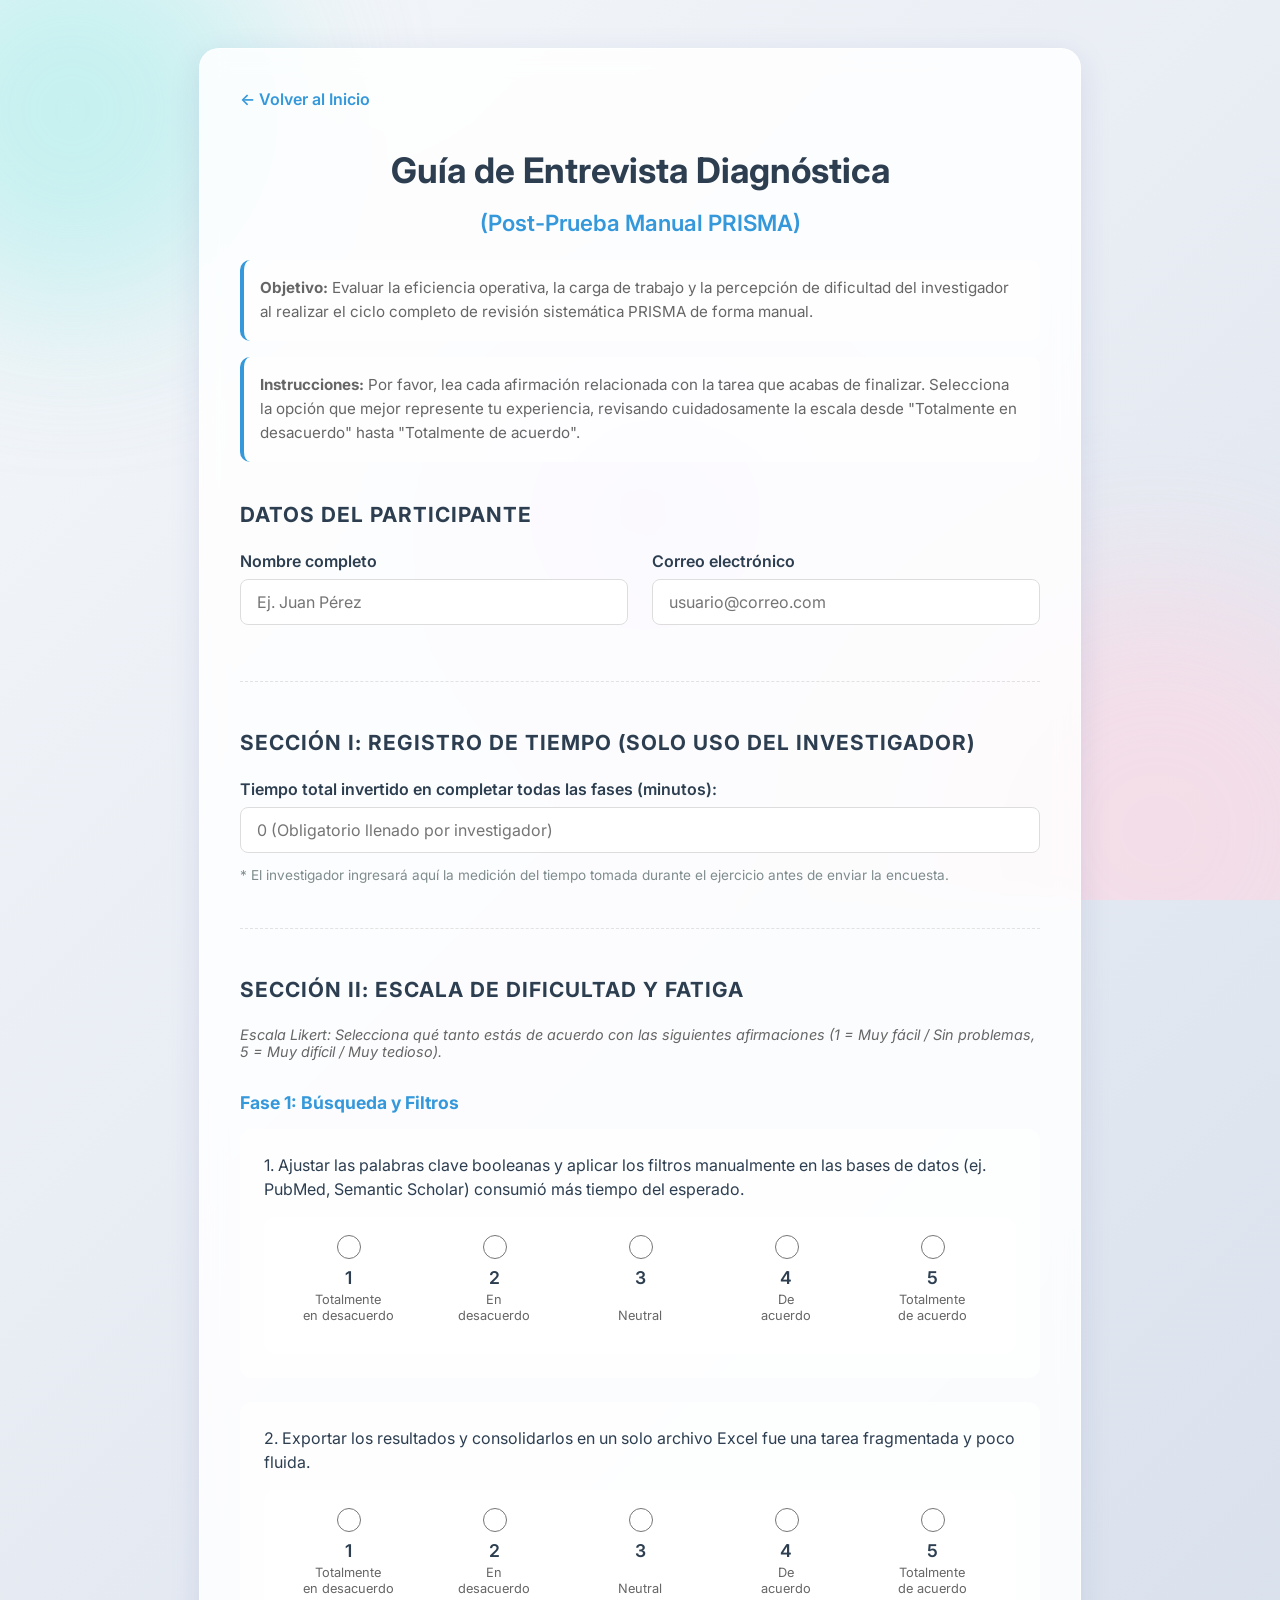
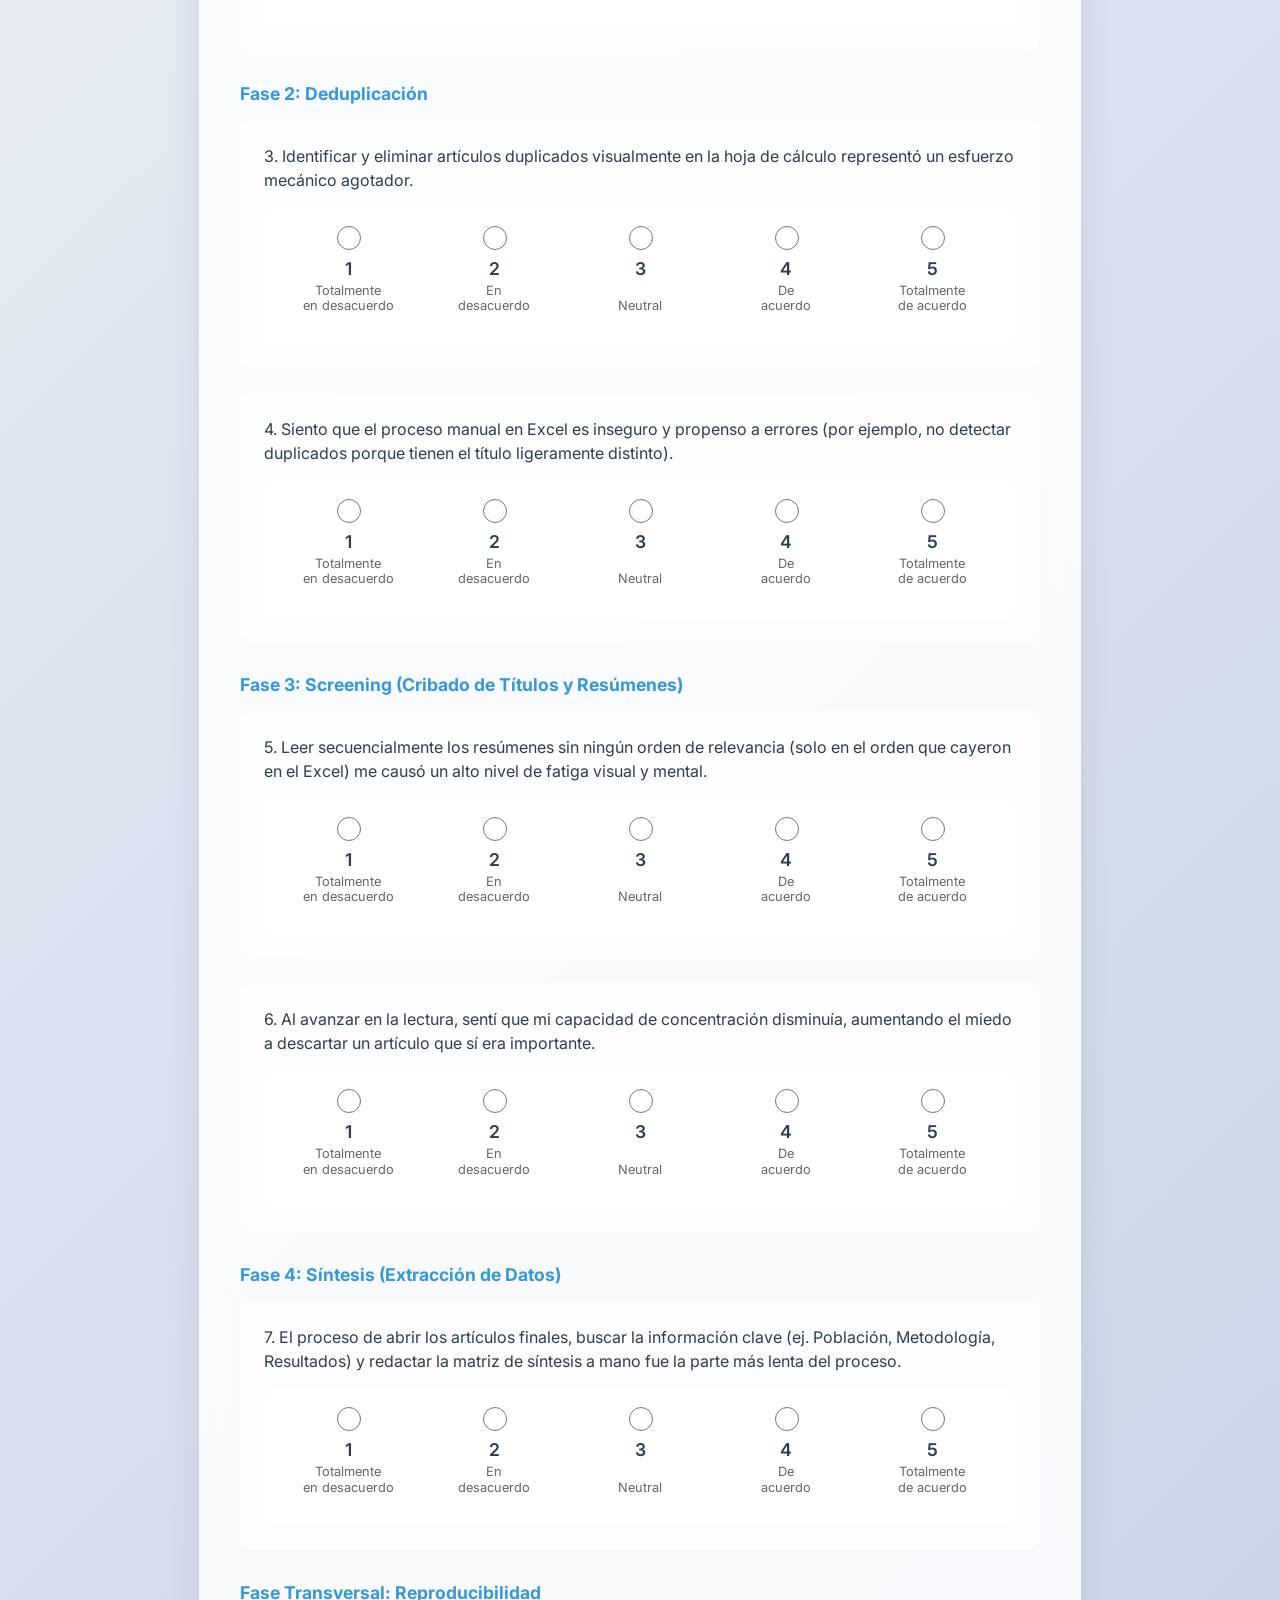
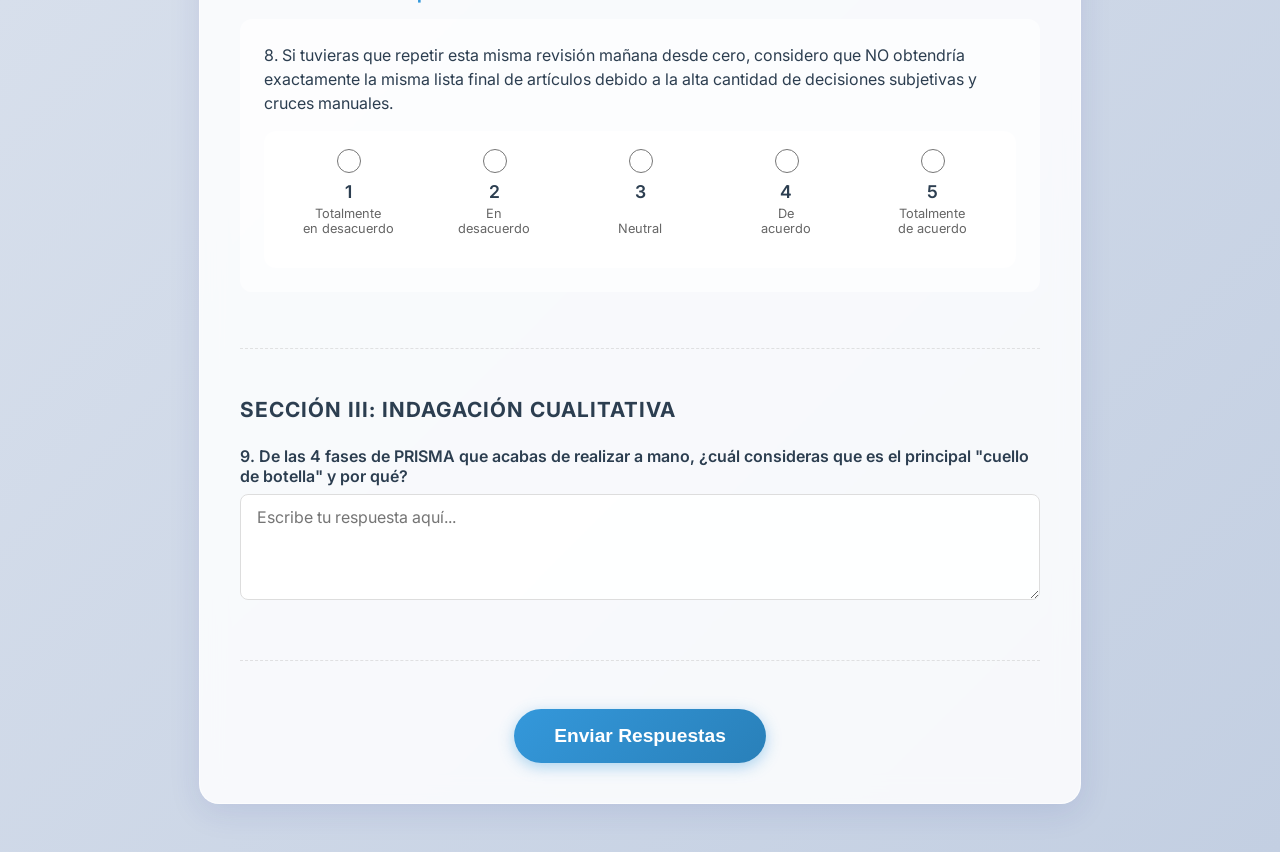
<file: templates/index.html>
<!DOCTYPE html>
<html lang="es">
<head>
    <meta charset="UTF-8">
    <meta name="viewport" content="width=device-width, initial-scale=1.0">
    <title>Evaluación PRISMA Post-Prueba Manual</title>
    <link rel="stylesheet" href="/static/css/style.css">
    <link href="https://fonts.googleapis.com/css2?family=Inter:wght@300;400;600;700&display=swap" rel="stylesheet">
</head>
<body>
    <div class="background-shapes">
        <div class="shape shape-1"></div>
        <div class="shape shape-2"></div>
        <div class="shape shape-3"></div>
    </div>

    <main class="container">
        <a href="/" style="display: inline-block; margin-bottom: 1rem; color: var(--primary-color); text-decoration: none; font-weight: 600;">← Volver al Inicio</a>
        
        <header class="form-header">
            <h1>Guía de Entrevista Diagnóstica</h1>
            <h2>(Post-Prueba Manual PRISMA)</h2>
            <p class="description">
                <strong>Objetivo:</strong> Evaluar la eficiencia operativa, la carga de trabajo y la percepción de dificultad del investigador al realizar el ciclo completo de revisión sistemática PRISMA de forma manual.
            </p>
            <p class="instructions">
                <strong>Instrucciones:</strong> Por favor, lea cada afirmación relacionada con la tarea que acabas de finalizar. Selecciona la opción que mejor represente tu experiencia, revisando cuidadosamente la escala desde "Totalmente en desacuerdo" hasta "Totalmente de acuerdo".
            </p>
        </header>

        <form action="/submit/manual" method="POST" class="prisma-form">
            
            <section class="form-section">
                <h3>Datos del Participante</h3>
                <div class="form-group row">
                    <div class="input-field">
                        <label for="name">Nombre completo</label>
                        <input type="text" id="name" name="name" required placeholder="Ej. Juan Pérez">
                    </div>
                    <div class="input-field">
                        <label for="email">Correo electrónico</label>
                        <input type="email" id="email" name="email" required placeholder="usuario@correo.com">
                    </div>
                </div>
            </section>

            <section class="form-section">
                <h3>SECCIÓN I: REGISTRO DE TIEMPO (Solo uso del investigador)</h3>
                <div class="form-group">
                    <label for="time_minutes">Tiempo total invertido en completar todas las fases (minutos):</label>
                    <input type="number" id="time_minutes" name="time_minutes" min="0" step="0.01" placeholder="0 (Obligatorio llenado por investigador)">
                </div>
                <p style="font-size: 0.85rem; color: #7f8c8d; margin-top: -10px;">* El investigador ingresará aquí la medición del tiempo tomada durante el ejercicio antes de enviar la encuesta.</p>
            </section>

            <section class="form-section">
                <h3>SECCIÓN II: ESCALA DE DIFICULTAD Y FATIGA</h3>
                <p class="scale-info">Escala Likert: Selecciona qué tanto estás de acuerdo con las siguientes afirmaciones (1 = Muy fácil / Sin problemas, 5 = Muy difícil / Muy tedioso).</p>
                
                <h4>Fase 1: Búsqueda y Filtros</h4>
                <div class="likert-group">
                    <label>1. Ajustar las palabras clave booleanas y aplicar los filtros manualmente en las bases de datos (ej. PubMed, Semantic Scholar) consumió más tiempo del esperado.</label>
                    <div class="likert-options">
                        <label class="likert-item"><input type="radio" name="q1_filters" value="1" required><span class="likert-text">1<br><small>Totalmente<br>en desacuerdo</small></span></label>
                        <label class="likert-item"><input type="radio" name="q1_filters" value="2"><span class="likert-text">2<br><small>En<br>desacuerdo</small></span></label>
                        <label class="likert-item"><input type="radio" name="q1_filters" value="3"><span class="likert-text">3<br><small><br>Neutral</small></span></label>
                        <label class="likert-item"><input type="radio" name="q1_filters" value="4"><span class="likert-text">4<br><small>De<br>acuerdo</small></span></label>
                        <label class="likert-item"><input type="radio" name="q1_filters" value="5"><span class="likert-text">5<br><small>Totalmente<br>de acuerdo</small></span></label>
                    </div>
                </div>

                <div class="likert-group">
                    <label>2. Exportar los resultados y consolidarlos en un solo archivo Excel fue una tarea fragmentada y poco fluida.</label>
                    <div class="likert-options">
                        <label class="likert-item"><input type="radio" name="q2_export" value="1" required><span class="likert-text">1<br><small>Totalmente<br>en desacuerdo</small></span></label>
                        <label class="likert-item"><input type="radio" name="q2_export" value="2"><span class="likert-text">2<br><small>En<br>desacuerdo</small></span></label>
                        <label class="likert-item"><input type="radio" name="q2_export" value="3"><span class="likert-text">3<br><small><br>Neutral</small></span></label>
                        <label class="likert-item"><input type="radio" name="q2_export" value="4"><span class="likert-text">4<br><small>De<br>acuerdo</small></span></label>
                        <label class="likert-item"><input type="radio" name="q2_export" value="5"><span class="likert-text">5<br><small>Totalmente<br>de acuerdo</small></span></label>
                    </div>
                </div>

                <h4>Fase 2: Deduplicación</h4>
                <div class="likert-group">
                    <label>3. Identificar y eliminar artículos duplicados visualmente en la hoja de cálculo representó un esfuerzo mecánico agotador.</label>
                    <div class="likert-options">
                        <label class="likert-item"><input type="radio" name="q3_dedup_visual" value="1" required><span class="likert-text">1<br><small>Totalmente<br>en desacuerdo</small></span></label>
                        <label class="likert-item"><input type="radio" name="q3_dedup_visual" value="2"><span class="likert-text">2<br><small>En<br>desacuerdo</small></span></label>
                        <label class="likert-item"><input type="radio" name="q3_dedup_visual" value="3"><span class="likert-text">3<br><small><br>Neutral</small></span></label>
                        <label class="likert-item"><input type="radio" name="q3_dedup_visual" value="4"><span class="likert-text">4<br><small>De<br>acuerdo</small></span></label>
                        <label class="likert-item"><input type="radio" name="q3_dedup_visual" value="5"><span class="likert-text">5<br><small>Totalmente<br>de acuerdo</small></span></label>
                    </div>
                </div>

                <div class="likert-group">
                    <label>4. Siento que el proceso manual en Excel es inseguro y propenso a errores (por ejemplo, no detectar duplicados porque tienen el título ligeramente distinto).</label>
                    <div class="likert-options">
                        <label class="likert-item"><input type="radio" name="q4_dedup_error" value="1" required><span class="likert-text">1<br><small>Totalmente<br>en desacuerdo</small></span></label>
                        <label class="likert-item"><input type="radio" name="q4_dedup_error" value="2"><span class="likert-text">2<br><small>En<br>desacuerdo</small></span></label>
                        <label class="likert-item"><input type="radio" name="q4_dedup_error" value="3"><span class="likert-text">3<br><small><br>Neutral</small></span></label>
                        <label class="likert-item"><input type="radio" name="q4_dedup_error" value="4"><span class="likert-text">4<br><small>De<br>acuerdo</small></span></label>
                        <label class="likert-item"><input type="radio" name="q4_dedup_error" value="5"><span class="likert-text">5<br><small>Totalmente<br>de acuerdo</small></span></label>
                    </div>
                </div>

                <h4>Fase 3: Screening (Cribado de Títulos y Resúmenes)</h4>
                <div class="likert-group">
                    <label>5. Leer secuencialmente los resúmenes sin ningún orden de relevancia (solo en el orden que cayeron en el Excel) me causó un alto nivel de fatiga visual y mental.</label>
                    <div class="likert-options">
                        <label class="likert-item"><input type="radio" name="q5_screen_fatigue" value="1" required><span class="likert-text">1<br><small>Totalmente<br>en desacuerdo</small></span></label>
                        <label class="likert-item"><input type="radio" name="q5_screen_fatigue" value="2"><span class="likert-text">2<br><small>En<br>desacuerdo</small></span></label>
                        <label class="likert-item"><input type="radio" name="q5_screen_fatigue" value="3"><span class="likert-text">3<br><small><br>Neutral</small></span></label>
                        <label class="likert-item"><input type="radio" name="q5_screen_fatigue" value="4"><span class="likert-text">4<br><small>De<br>acuerdo</small></span></label>
                        <label class="likert-item"><input type="radio" name="q5_screen_fatigue" value="5"><span class="likert-text">5<br><small>Totalmente<br>de acuerdo</small></span></label>
                    </div>
                </div>

                <div class="likert-group">
                    <label>6. Al avanzar en la lectura, sentí que mi capacidad de concentración disminuía, aumentando el miedo a descartar un artículo que sí era importante.</label>
                    <div class="likert-options">
                        <label class="likert-item"><input type="radio" name="q6_screen_fear" value="1" required><span class="likert-text">1<br><small>Totalmente<br>en desacuerdo</small></span></label>
                        <label class="likert-item"><input type="radio" name="q6_screen_fear" value="2"><span class="likert-text">2<br><small>En<br>desacuerdo</small></span></label>
                        <label class="likert-item"><input type="radio" name="q6_screen_fear" value="3"><span class="likert-text">3<br><small><br>Neutral</small></span></label>
                        <label class="likert-item"><input type="radio" name="q6_screen_fear" value="4"><span class="likert-text">4<br><small>De<br>acuerdo</small></span></label>
                        <label class="likert-item"><input type="radio" name="q6_screen_fear" value="5"><span class="likert-text">5<br><small>Totalmente<br>de acuerdo</small></span></label>
                    </div>
                </div>

                <h4>Fase 4: Síntesis (Extracción de Datos)</h4>
                <div class="likert-group">
                    <label>7. El proceso de abrir los artículos finales, buscar la información clave (ej. Población, Metodología, Resultados) y redactar la matriz de síntesis a mano fue la parte más lenta del proceso.</label>
                    <div class="likert-options">
                        <label class="likert-item"><input type="radio" name="q7_synthesis_slow" value="1" required><span class="likert-text">1<br><small>Totalmente<br>en desacuerdo</small></span></label>
                        <label class="likert-item"><input type="radio" name="q7_synthesis_slow" value="2"><span class="likert-text">2<br><small>En<br>desacuerdo</small></span></label>
                        <label class="likert-item"><input type="radio" name="q7_synthesis_slow" value="3"><span class="likert-text">3<br><small><br>Neutral</small></span></label>
                        <label class="likert-item"><input type="radio" name="q7_synthesis_slow" value="4"><span class="likert-text">4<br><small>De<br>acuerdo</small></span></label>
                        <label class="likert-item"><input type="radio" name="q7_synthesis_slow" value="5"><span class="likert-text">5<br><small>Totalmente<br>de acuerdo</small></span></label>
                    </div>
                </div>

                <h4>Fase Transversal: Reproducibilidad</h4>
                <div class="likert-group">
                    <label>8. Si tuvieras que repetir esta misma revisión mañana desde cero, considero que NO obtendría exactamente la misma lista final de artículos debido a la alta cantidad de decisiones subjetivas y cruces manuales.</label>
                    <div class="likert-options">
                        <label class="likert-item"><input type="radio" name="q8_reproducibility" value="1" required><span class="likert-text">1<br><small>Totalmente<br>en desacuerdo</small></span></label>
                        <label class="likert-item"><input type="radio" name="q8_reproducibility" value="2"><span class="likert-text">2<br><small>En<br>desacuerdo</small></span></label>
                        <label class="likert-item"><input type="radio" name="q8_reproducibility" value="3"><span class="likert-text">3<br><small><br>Neutral</small></span></label>
                        <label class="likert-item"><input type="radio" name="q8_reproducibility" value="4"><span class="likert-text">4<br><small>De<br>acuerdo</small></span></label>
                        <label class="likert-item"><input type="radio" name="q8_reproducibility" value="5"><span class="likert-text">5<br><small>Totalmente<br>de acuerdo</small></span></label>
                    </div>
                </div>

            </section>

            <section class="form-section">
                <h3>SECCIÓN III: INDAGACIÓN CUALITATIVA</h3>
                <div class="form-group">
                    <label for="q9_bottleneck">9. De las 4 fases de PRISMA que acabas de realizar a mano, ¿cuál consideras que es el principal "cuello de botella" y por qué?</label>
                    <textarea id="q9_bottleneck" name="q9_bottleneck" rows="4" required placeholder="Escribe tu respuesta aquí..."></textarea>
                </div>
            </section>

            <div class="submit-container">
                <button type="submit" class="btn-submit">Enviar Respuestas</button>
            </div>
        </form>
    </main>
</body>
</html>
</file>
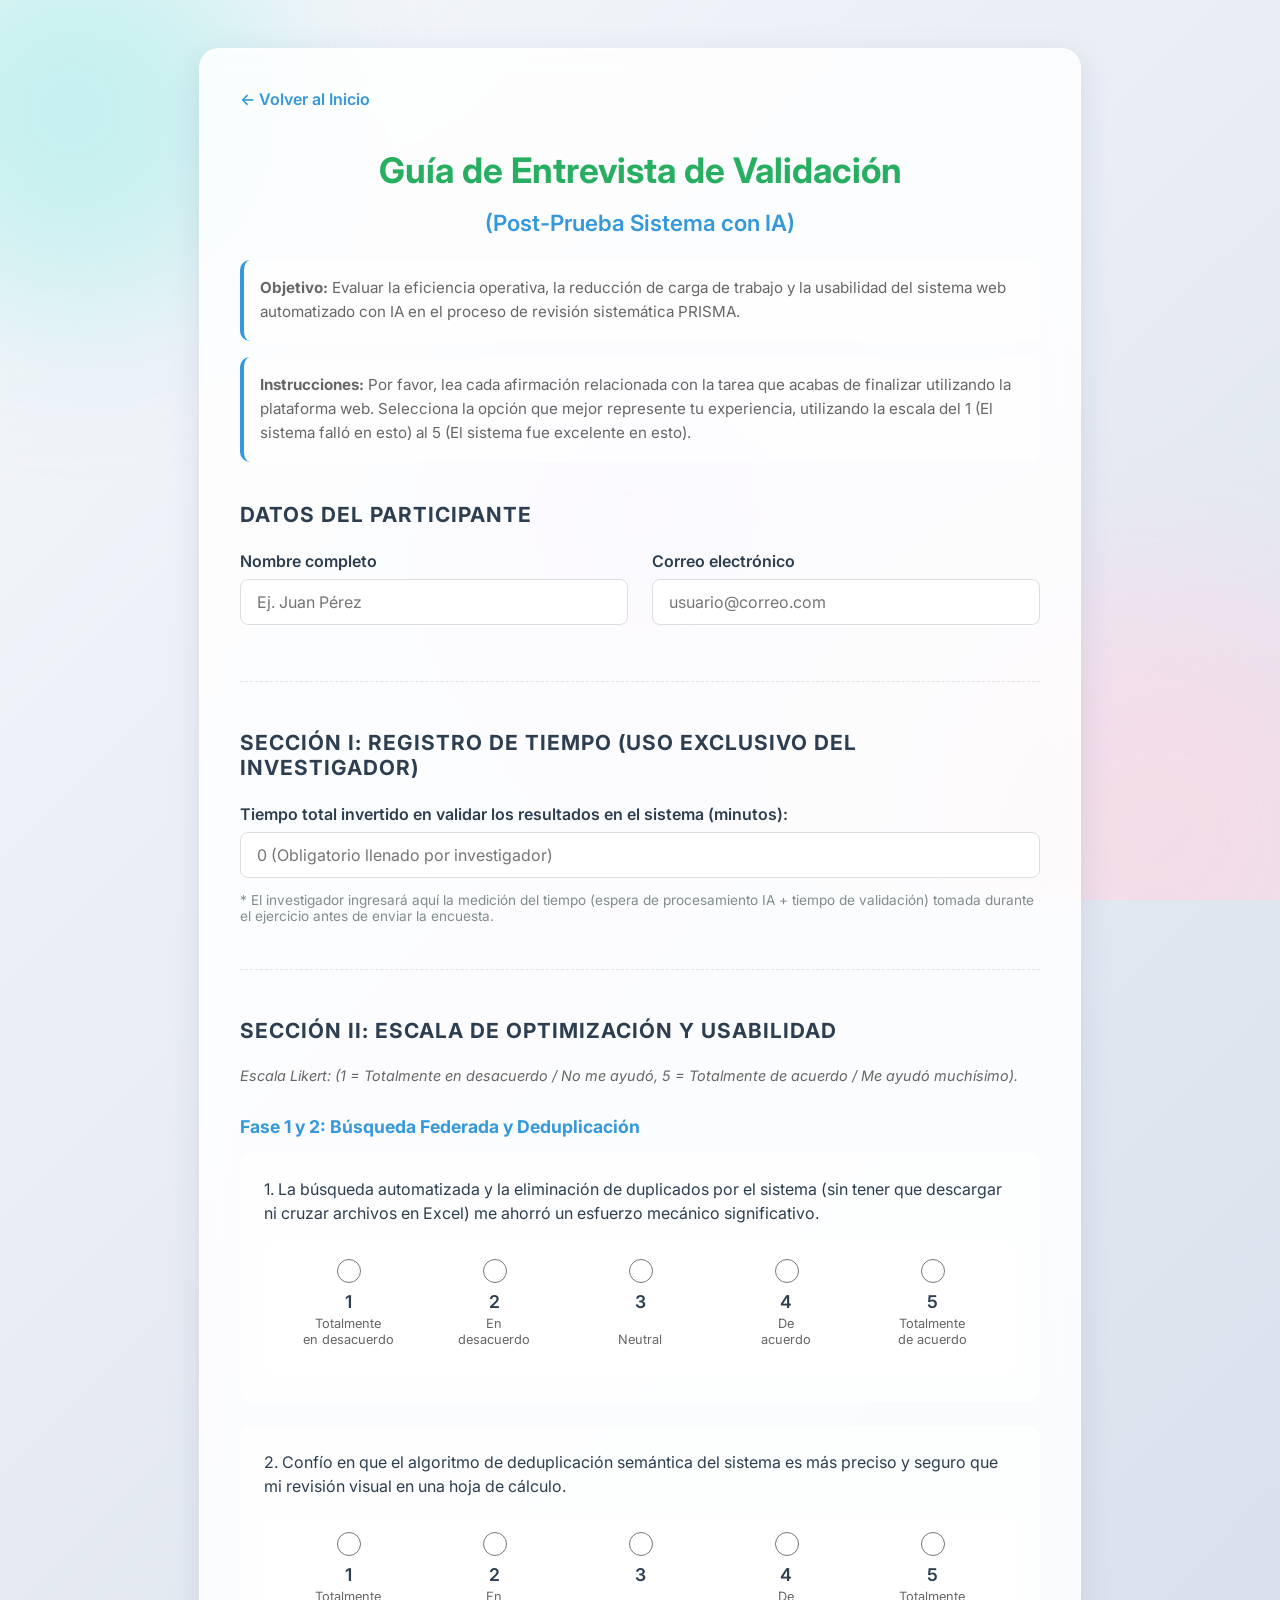
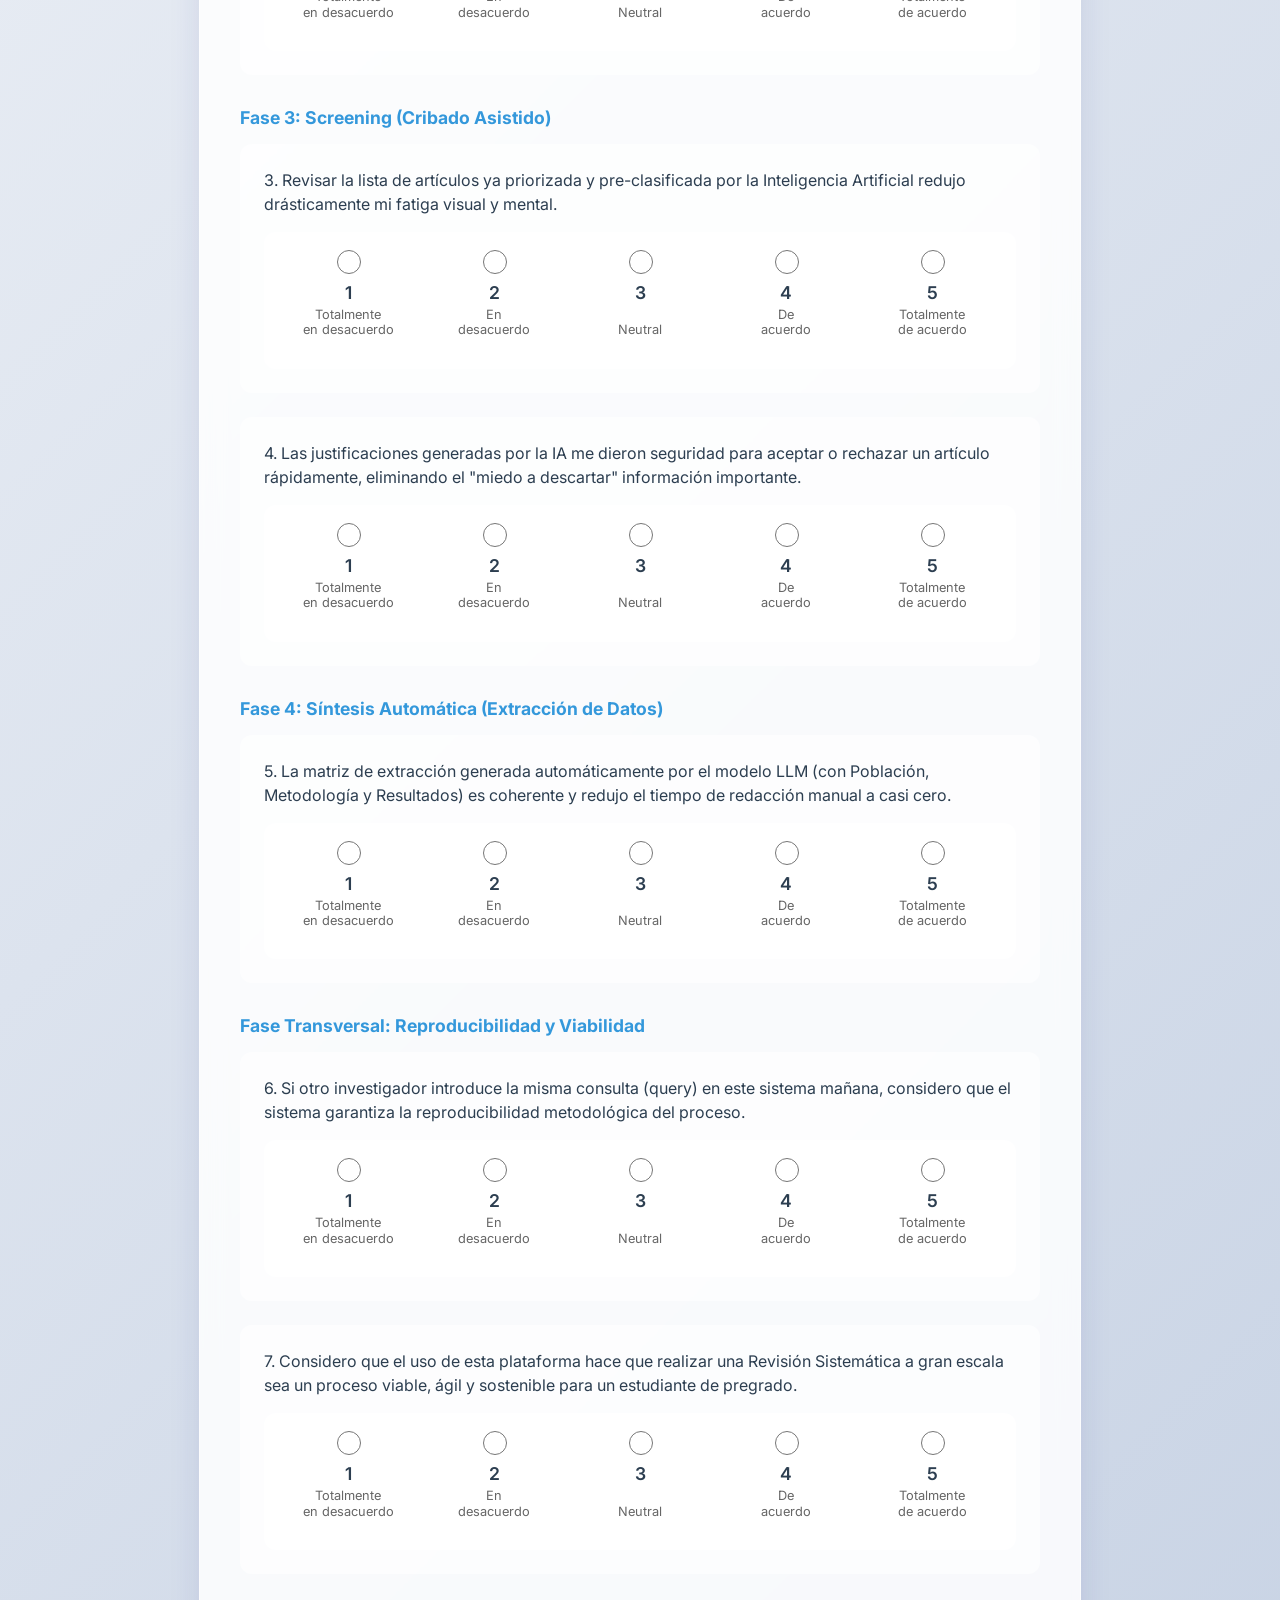
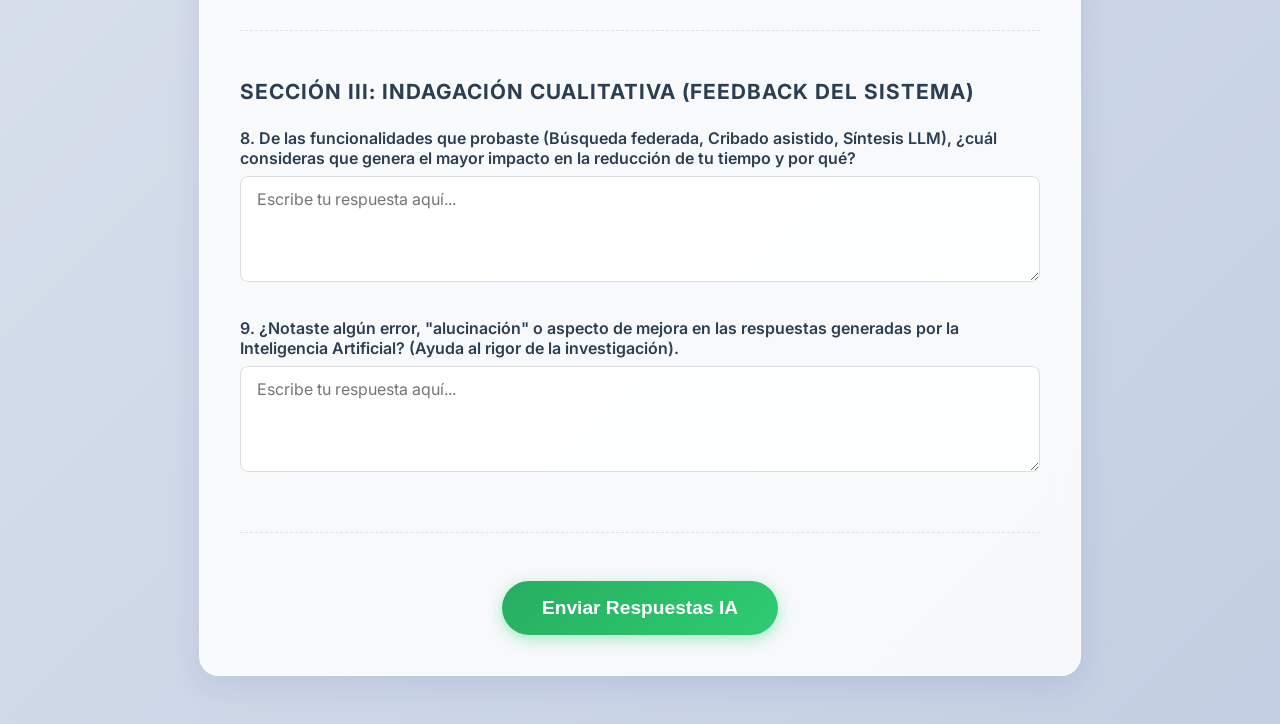
<file: templates/form_ai.html>
<!DOCTYPE html>
<html lang="es">
<head>
    <meta charset="UTF-8">
    <meta name="viewport" content="width=device-width, initial-scale=1.0">
    <title>Evaluación PRISMA Asistida por IA</title>
    <link rel="stylesheet" href="/static/css/style.css">
    <link href="https://fonts.googleapis.com/css2?family=Inter:wght@300;400;600;700&display=swap" rel="stylesheet">
</head>
<body>
    <div class="background-shapes">
        <div class="shape shape-1"></div>
        <div class="shape shape-2"></div>
        <div class="shape shape-3"></div>
    </div>

    <main class="container">
        <a href="/" style="display: inline-block; margin-bottom: 1rem; color: var(--primary-color); text-decoration: none; font-weight: 600;">← Volver al Inicio</a>
        
        <header class="form-header">
            <h1 style="color: #27ae60;">Guía de Entrevista de Validación</h1>
            <h2>(Post-Prueba Sistema con IA)</h2>
            <p class="description">
                <strong>Objetivo:</strong> Evaluar la eficiencia operativa, la reducción de carga de trabajo y la usabilidad del sistema web automatizado con IA en el proceso de revisión sistemática PRISMA.
            </p>
            <p class="instructions">
                <strong>Instrucciones:</strong> Por favor, lea cada afirmación relacionada con la tarea que acabas de finalizar utilizando la plataforma web. Selecciona la opción que mejor represente tu experiencia, utilizando la escala del 1 (El sistema falló en esto) al 5 (El sistema fue excelente en esto).
            </p>
        </header>

        <form action="/submit/ai" method="POST" class="prisma-form">
            
            <section class="form-section">
                <h3>Datos del Participante</h3>
                <div class="form-group row">
                    <div class="input-field">
                        <label for="name">Nombre completo</label>
                        <input type="text" id="name" name="name" required placeholder="Ej. Juan Pérez">
                    </div>
                    <div class="input-field">
                        <label for="email">Correo electrónico</label>
                        <input type="email" id="email" name="email" required placeholder="usuario@correo.com">
                    </div>
                </div>
            </section>

            <section class="form-section">
                <h3>SECCIÓN I: REGISTRO DE TIEMPO (Uso exclusivo del investigador)</h3>
                <div class="form-group">
                    <label for="time_minutes">Tiempo total invertido en validar los resultados en el sistema (minutos):</label>
                    <input type="number" id="time_minutes" name="time_minutes" min="0" step="0.01" placeholder="0 (Obligatorio llenado por investigador)">
                </div>
                <p style="font-size: 0.85rem; color: #7f8c8d; margin-top: -10px;">* El investigador ingresará aquí la medición del tiempo (espera de procesamiento IA + tiempo de validación) tomada durante el ejercicio antes de enviar la encuesta.</p>
            </section>

            <section class="form-section">
                <h3>SECCIÓN II: ESCALA DE OPTIMIZACIÓN Y USABILIDAD</h3>
                <p class="scale-info">Escala Likert: (1 = Totalmente en desacuerdo / No me ayudó, 5 = Totalmente de acuerdo / Me ayudó muchísimo).</p>
                
                <h4>Fase 1 y 2: Búsqueda Federada y Deduplicación</h4>
                <div class="likert-group">
                    <label>1. La búsqueda automatizada y la eliminación de duplicados por el sistema (sin tener que descargar ni cruzar archivos en Excel) me ahorró un esfuerzo mecánico significativo.</label>
                    <div class="likert-options">
                        <label class="likert-item"><input type="radio" name="q1_ai_dedup_effort" value="1" required><span class="likert-text">1<br><small>Totalmente<br>en desacuerdo</small></span></label>
                        <label class="likert-item"><input type="radio" name="q1_ai_dedup_effort" value="2"><span class="likert-text">2<br><small>En<br>desacuerdo</small></span></label>
                        <label class="likert-item"><input type="radio" name="q1_ai_dedup_effort" value="3"><span class="likert-text">3<br><small><br>Neutral</small></span></label>
                        <label class="likert-item"><input type="radio" name="q1_ai_dedup_effort" value="4"><span class="likert-text">4<br><small>De<br>acuerdo</small></span></label>
                        <label class="likert-item"><input type="radio" name="q1_ai_dedup_effort" value="5"><span class="likert-text">5<br><small>Totalmente<br>de acuerdo</small></span></label>
                    </div>
                </div>

                <div class="likert-group">
                    <label>2. Confío en que el algoritmo de deduplicación semántica del sistema es más preciso y seguro que mi revisión visual en una hoja de cálculo.</label>
                    <div class="likert-options">
                        <label class="likert-item"><input type="radio" name="q2_ai_dedup_trust" value="1" required><span class="likert-text">1<br><small>Totalmente<br>en desacuerdo</small></span></label>
                        <label class="likert-item"><input type="radio" name="q2_ai_dedup_trust" value="2"><span class="likert-text">2<br><small>En<br>desacuerdo</small></span></label>
                        <label class="likert-item"><input type="radio" name="q2_ai_dedup_trust" value="3"><span class="likert-text">3<br><small><br>Neutral</small></span></label>
                        <label class="likert-item"><input type="radio" name="q2_ai_dedup_trust" value="4"><span class="likert-text">4<br><small>De<br>acuerdo</small></span></label>
                        <label class="likert-item"><input type="radio" name="q2_ai_dedup_trust" value="5"><span class="likert-text">5<br><small>Totalmente<br>de acuerdo</small></span></label>
                    </div>
                </div>

                <h4>Fase 3: Screening (Cribado Asistido)</h4>
                <div class="likert-group">
                    <label>3. Revisar la lista de artículos ya priorizada y pre-clasificada por la Inteligencia Artificial redujo drásticamente mi fatiga visual y mental.</label>
                    <div class="likert-options">
                        <label class="likert-item"><input type="radio" name="q3_ai_screening_fatigue" value="1" required><span class="likert-text">1<br><small>Totalmente<br>en desacuerdo</small></span></label>
                        <label class="likert-item"><input type="radio" name="q3_ai_screening_fatigue" value="2"><span class="likert-text">2<br><small>En<br>desacuerdo</small></span></label>
                        <label class="likert-item"><input type="radio" name="q3_ai_screening_fatigue" value="3"><span class="likert-text">3<br><small><br>Neutral</small></span></label>
                        <label class="likert-item"><input type="radio" name="q3_ai_screening_fatigue" value="4"><span class="likert-text">4<br><small>De<br>acuerdo</small></span></label>
                        <label class="likert-item"><input type="radio" name="q3_ai_screening_fatigue" value="5"><span class="likert-text">5<br><small>Totalmente<br>de acuerdo</small></span></label>
                    </div>
                </div>

                <div class="likert-group">
                    <label>4. Las justificaciones generadas por la IA me dieron seguridad para aceptar o rechazar un artículo rápidamente, eliminando el "miedo a descartar" información importante.</label>
                    <div class="likert-options">
                        <label class="likert-item"><input type="radio" name="q4_ai_screening_trust" value="1" required><span class="likert-text">1<br><small>Totalmente<br>en desacuerdo</small></span></label>
                        <label class="likert-item"><input type="radio" name="q4_ai_screening_trust" value="2"><span class="likert-text">2<br><small>En<br>desacuerdo</small></span></label>
                        <label class="likert-item"><input type="radio" name="q4_ai_screening_trust" value="3"><span class="likert-text">3<br><small><br>Neutral</small></span></label>
                        <label class="likert-item"><input type="radio" name="q4_ai_screening_trust" value="4"><span class="likert-text">4<br><small>De<br>acuerdo</small></span></label>
                        <label class="likert-item"><input type="radio" name="q4_ai_screening_trust" value="5"><span class="likert-text">5<br><small>Totalmente<br>de acuerdo</small></span></label>
                    </div>
                </div>

                <h4>Fase 4: Síntesis Automática (Extracción de Datos)</h4>
                <div class="likert-group">
                    <label>5. La matriz de extracción generada automáticamente por el modelo LLM (con Población, Metodología y Resultados) es coherente y redujo el tiempo de redacción manual a casi cero.</label>
                    <div class="likert-options">
                        <label class="likert-item"><input type="radio" name="q5_ai_synthesis_time" value="1" required><span class="likert-text">1<br><small>Totalmente<br>en desacuerdo</small></span></label>
                        <label class="likert-item"><input type="radio" name="q5_ai_synthesis_time" value="2"><span class="likert-text">2<br><small>En<br>desacuerdo</small></span></label>
                        <label class="likert-item"><input type="radio" name="q5_ai_synthesis_time" value="3"><span class="likert-text">3<br><small><br>Neutral</small></span></label>
                        <label class="likert-item"><input type="radio" name="q5_ai_synthesis_time" value="4"><span class="likert-text">4<br><small>De<br>acuerdo</small></span></label>
                        <label class="likert-item"><input type="radio" name="q5_ai_synthesis_time" value="5"><span class="likert-text">5<br><small>Totalmente<br>de acuerdo</small></span></label>
                    </div>
                </div>

                <h4>Fase Transversal: Reproducibilidad y Viabilidad</h4>
                <div class="likert-group">
                    <label>6. Si otro investigador introduce la misma consulta (query) en este sistema mañana, considero que el sistema garantiza la reproducibilidad metodológica del proceso.</label>
                    <div class="likert-options">
                        <label class="likert-item"><input type="radio" name="q6_ai_reproducibility" value="1" required><span class="likert-text">1<br><small>Totalmente<br>en desacuerdo</small></span></label>
                        <label class="likert-item"><input type="radio" name="q6_ai_reproducibility" value="2"><span class="likert-text">2<br><small>En<br>desacuerdo</small></span></label>
                        <label class="likert-item"><input type="radio" name="q6_ai_reproducibility" value="3"><span class="likert-text">3<br><small><br>Neutral</small></span></label>
                        <label class="likert-item"><input type="radio" name="q6_ai_reproducibility" value="4"><span class="likert-text">4<br><small>De<br>acuerdo</small></span></label>
                        <label class="likert-item"><input type="radio" name="q6_ai_reproducibility" value="5"><span class="likert-text">5<br><small>Totalmente<br>de acuerdo</small></span></label>
                    </div>
                </div>

                <div class="likert-group">
                    <label>7. Considero que el uso de esta plataforma hace que realizar una Revisión Sistemática a gran escala sea un proceso viable, ágil y sostenible para un estudiante de pregrado.</label>
                    <div class="likert-options">
                        <label class="likert-item"><input type="radio" name="q7_ai_viability" value="1" required><span class="likert-text">1<br><small>Totalmente<br>en desacuerdo</small></span></label>
                        <label class="likert-item"><input type="radio" name="q7_ai_viability" value="2"><span class="likert-text">2<br><small>En<br>desacuerdo</small></span></label>
                        <label class="likert-item"><input type="radio" name="q7_ai_viability" value="3"><span class="likert-text">3<br><small><br>Neutral</small></span></label>
                        <label class="likert-item"><input type="radio" name="q7_ai_viability" value="4"><span class="likert-text">4<br><small>De<br>acuerdo</small></span></label>
                        <label class="likert-item"><input type="radio" name="q7_ai_viability" value="5"><span class="likert-text">5<br><small>Totalmente<br>de acuerdo</small></span></label>
                    </div>
                </div>

            </section>

            <section class="form-section">
                <h3>SECCIÓN III: INDAGACIÓN CUALITATIVA (Feedback del Sistema)</h3>
                <div class="form-group">
                    <label for="q8_ai_best_feature">8. De las funcionalidades que probaste (Búsqueda federada, Cribado asistido, Síntesis LLM), ¿cuál consideras que genera el mayor impacto en la reducción de tu tiempo y por qué?</label>
                    <textarea id="q8_ai_best_feature" name="q8_ai_best_feature" rows="4" required placeholder="Escribe tu respuesta aquí..."></textarea>
                </div>
                
                <div class="form-group" style="margin-top: 2rem;">
                    <label for="q9_ai_hallucinations">9. ¿Notaste algún error, "alucinación" o aspecto de mejora en las respuestas generadas por la Inteligencia Artificial? (Ayuda al rigor de la investigación).</label>
                    <textarea id="q9_ai_hallucinations" name="q9_ai_hallucinations" rows="4" required placeholder="Escribe tu respuesta aquí..."></textarea>
                </div>
            </section>

            <div class="submit-container">
                <button type="submit" class="btn-submit" style="background: linear-gradient(135deg, #27ae60, #2ecc71); box-shadow: 0 4px 15px rgba(46, 204, 113, 0.4);">Enviar Respuestas IA</button>
            </div>
        </form>
    </main>
</body>
</html>
</file>
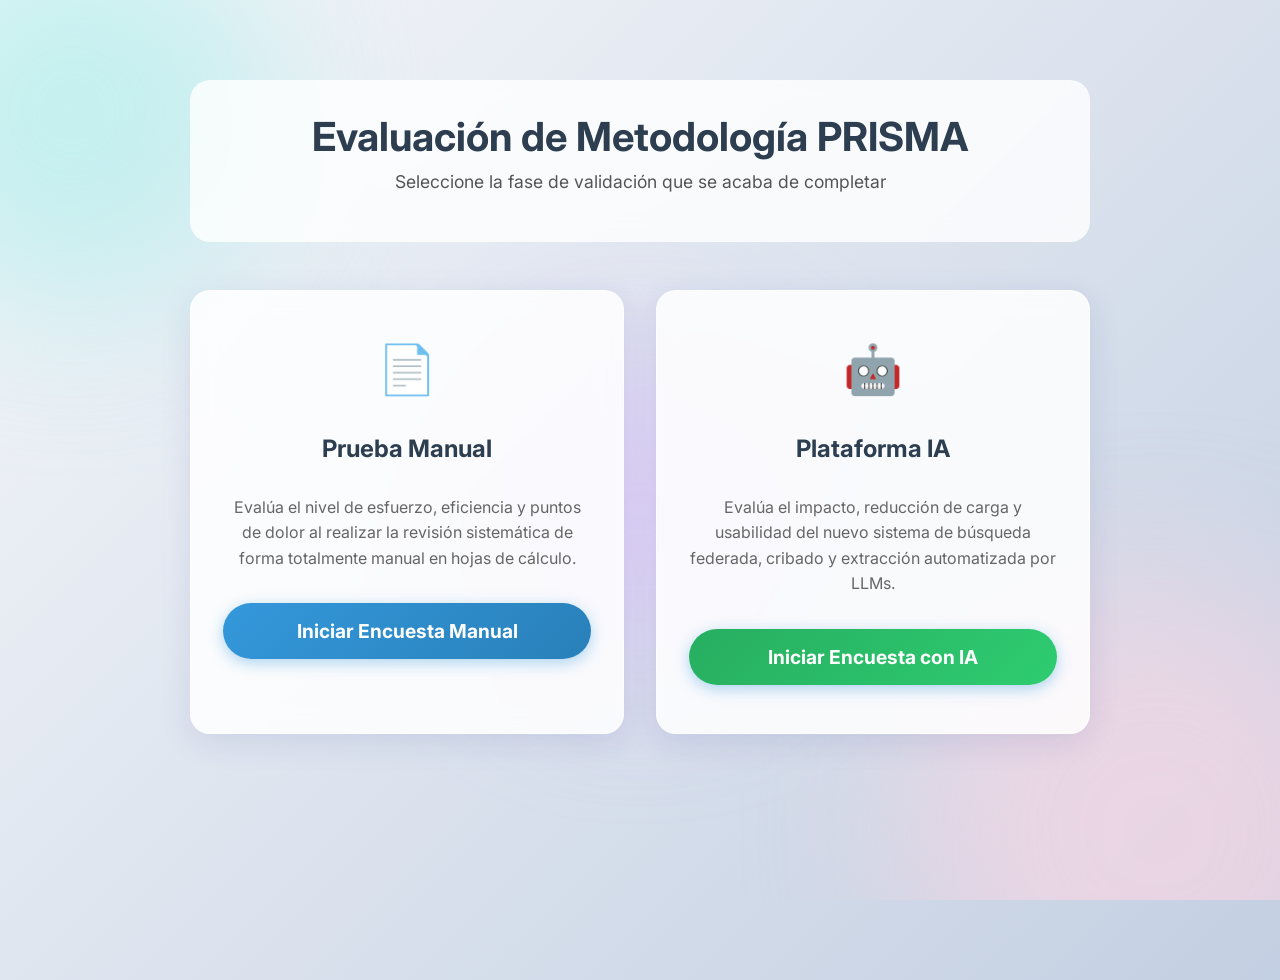
<file: templates/home.html>
<!DOCTYPE html>
<html lang="es">
<head>
    <meta charset="UTF-8">
    <meta name="viewport" content="width=device-width, initial-scale=1.0">
    <title>Selección de Evaluación PRISMA</title>
    <link rel="stylesheet" href="/static/css/style.css">
    <link href="https://fonts.googleapis.com/css2?family=Inter:wght@300;400;600;700&display=swap" rel="stylesheet">
    <style>
        .home-container {
            max-width: 900px;
            margin: 5rem auto;
            text-align: center;
        }
        .cards {
            display: flex;
            gap: 2rem;
            justify-content: center;
            margin-top: 3rem;
            flex-wrap: wrap;
        }
        .card {
            background: rgba(255, 255, 255, 0.85);
            padding: 3rem 2rem;
            border-radius: 20px;
            box-shadow: 0 8px 32px rgba(31, 38, 135, 0.1);
            backdrop-filter: blur(12px);
            border: 1px solid rgba(255, 255, 255, 0.6);
            flex: 1;
            min-width: 300px;
            transition: transform 0.3s ease, box-shadow 0.3s ease;
            text-decoration: none;
            color: var(--text-main);
            display: flex;
            flex-direction: column;
            align-items: center;
        }
        .card:hover {
            transform: translateY(-10px);
            box-shadow: 0 15px 40px rgba(52, 152, 219, 0.2);
        }
        .card h2 {
            color: var(--secondary-color);
            margin-bottom: 1rem;
        }
        .card p {
            color: var(--text-muted);
            line-height: 1.6;
            margin-bottom: 2rem;
        }
        .card-icon {
            font-size: 3rem;
            margin-bottom: 1rem;
        }
    </style>
</head>
<body>
    <div class="background-shapes">
        <div class="shape shape-1"></div>
        <div class="shape shape-2"></div>
        <div class="shape shape-3"></div>
    </div>

    <div class="home-container">
        <div class="form-header" style="background: rgba(255,255,255,0.8); padding: 2rem; border-radius: 20px; backdrop-filter: blur(10px);">
            <h1 style="margin: 0; font-size: 2.5rem;">Evaluación de Metodología PRISMA</h1>
            <p style="margin-top: 10px; font-size: 1.1rem; color: #555;">Seleccione la fase de validación que se acaba de completar</p>
        </div>

        <div class="cards">
            <a href="/form/manual" class="card">
                <div class="card-icon">📄</div>
                <h2>Prueba Manual</h2>
                <p>Evalúa el nivel de esfuerzo, eficiencia y puntos de dolor al realizar la revisión sistemática de forma totalmente manual en hojas de cálculo.</p>
                <div class="btn-submit" style="width: 100%; box-sizing: border-box;">Iniciar Encuesta Manual</div>
            </a>
            
            <a href="/form/ai" class="card">
                <div class="card-icon">🤖</div>
                <h2>Plataforma IA</h2>
                <p>Evalúa el impacto, reducción de carga y usabilidad del nuevo sistema de búsqueda federada, cribado y extracción automatizada por LLMs.</p>
                <div class="btn-submit" style="width: 100%; box-sizing: border-box; background: linear-gradient(135deg, #27ae60, #2ecc71);">Iniciar Encuesta con IA</div>
            </a>
        </div>
    </div>
</body>
</html>
</file>
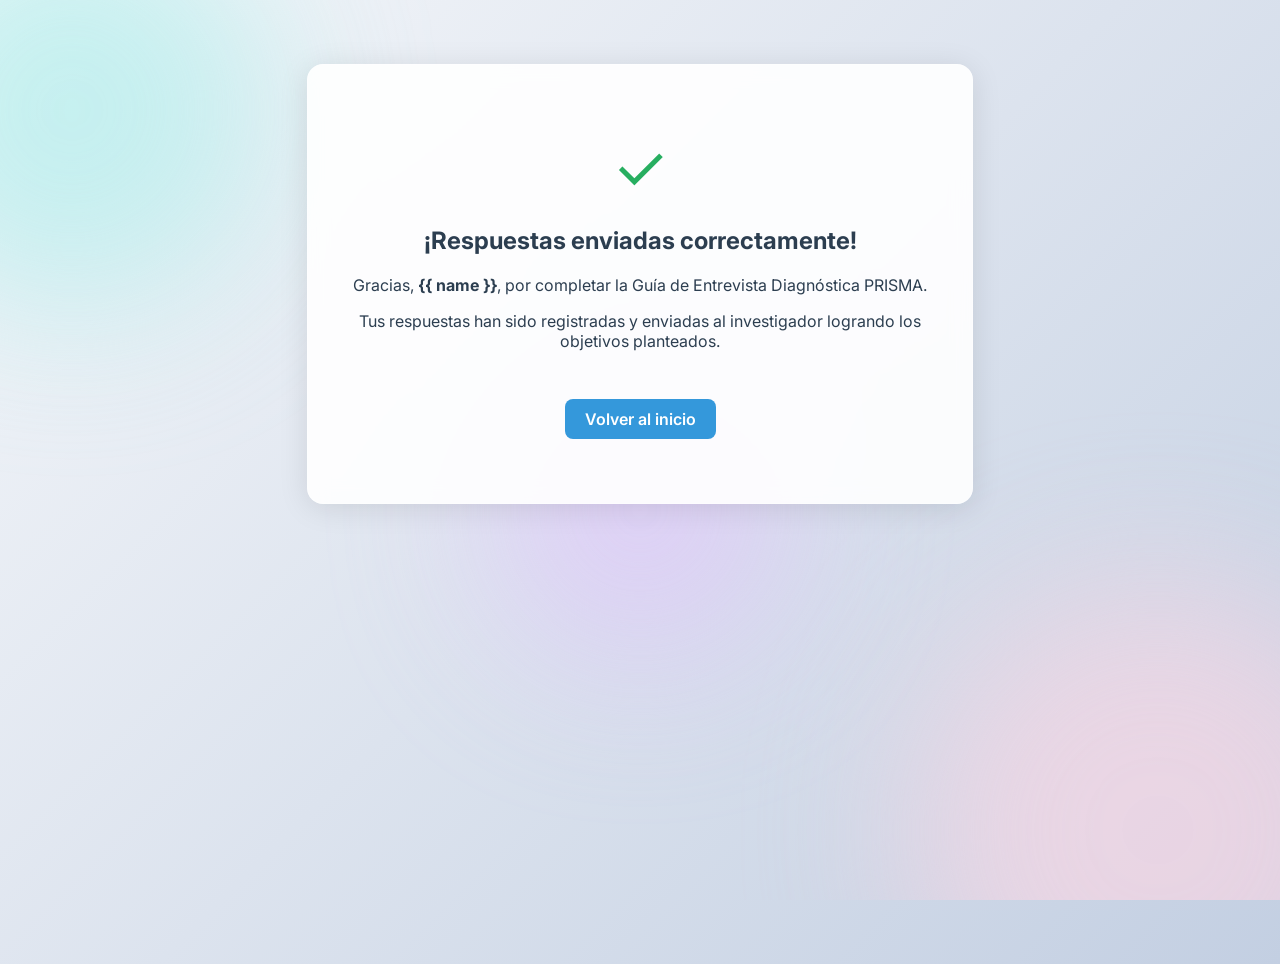
<file: templates/success.html>
<!DOCTYPE html>
<html lang="es">
<head>
    <meta charset="UTF-8">
    <meta name="viewport" content="width=device-width, initial-scale=1.0">
    <title>¡Gracias!</title>
    <link rel="stylesheet" href="/static/css/style.css">
    <link href="https://fonts.googleapis.com/css2?family=Inter:wght@300;400;600;700&display=swap" rel="stylesheet">
    <style>
        .success-box {
            text-align: center;
            padding: 4rem 2rem;
            background: rgba(255, 255, 255, 0.9);
            border-radius: 16px;
            box-shadow: 0 4px 30px rgba(0, 0, 0, 0.1);
            backdrop-filter: blur(10px);
            border: 1px solid rgba(255, 255, 255, 0.3);
            max-width: 600px;
            margin: 4rem auto;
        }
        .success-icon {
            font-size: 4rem;
            color: #27ae60;
            margin-bottom: 1rem;
        }
        .btn-home {
            display: inline-block;
            margin-top: 2rem;
            padding: 10px 20px;
            background: #3498db;
            color: white;
            text-decoration: none;
            border-radius: 8px;
            font-weight: 600;
            transition: background 0.3s ease;
        }
        .btn-home:hover {
            background: #2980b9;
        }
    </style>
</head>
<body>
    <div class="background-shapes">
        <div class="shape shape-1"></div>
        <div class="shape shape-2"></div>
        <div class="shape shape-3"></div>
    </div>
    
    <div class="success-box">
        <div class="success-icon">✓</div>
        <h2>¡Respuestas enviadas correctamente!</h2>
        <p>Gracias, <strong>{{ name }}</strong>, por completar la Guía de Entrevista Diagnóstica PRISMA.</p>
        <p>Tus respuestas han sido registradas y enviadas al investigador logrando los objetivos planteados.</p>
        <a href="/" class="btn-home">Volver al inicio</a>
    </div>
</body>
</html>
</file>
<file: static/css/style.css>
/* style.css - Premium Glassmorphism UI */
:root {
    --primary-color: #3498db;
    --secondary-color: #2c3e50;
    --bg-gradient: linear-gradient(135deg, #f5f7fa 0%, #c3cfe2 100%);
    --card-bg: rgba(255, 255, 255, 0.85);
    --text-main: #2c3e50;
    --text-muted: #666;
    --error-color: #e74c3c;
    --border-color: rgba(200, 200, 200, 0.5);
}

body {
    font-family: 'Inter', sans-serif;
    background: var(--bg-gradient);
    color: var(--text-main);
    margin: 0;
    padding: 0;
    min-height: 100vh;
    position: relative;
    overflow-x: hidden;
}

/* Background animated shapes */
.background-shapes {
    position: fixed;
    top: 0;
    left: 0;
    width: 100vw;
    height: 100vh;
    z-index: -1;
    overflow: hidden;
}

.shape {
    position: absolute;
    border-radius: 50%;
    filter: blur(80px);
    opacity: 0.6;
    animation: float 20s infinite ease-in-out alternate;
}

.shape-1 {
    width: 400px;
    height: 400px;
    background: #a8edea;
    top: -10%;
    left: -10%;
}

.shape-2 {
    width: 500px;
    height: 500px;
    background: #fed6e3;
    bottom: -20%;
    right: -10%;
    animation-delay: -5s;
}

.shape-3 {
    width: 300px;
    height: 300px;
    background: #e0c3fc;
    top: 40%;
    left: 50%;
    transform: translateX(-50%);
    animation-delay: -10s;
}

@keyframes float {
    0% { transform: translateY(0px) scale(1); }
    100% { transform: translateY(50px) scale(1.1); }
}

/* Main Container */
.container {
    max-width: 800px;
    margin: 3rem auto;
    padding: 2.5rem;
    background: var(--card-bg);
    border-radius: 20px;
    box-shadow: 0 8px 32px rgba(31, 38, 135, 0.1);
    backdrop-filter: blur(12px);
    -webkit-backdrop-filter: blur(12px);
    border: 1px solid rgba(255, 255, 255, 0.6);
}

/* Header */
.form-header {
    text-align: center;
    margin-bottom: 2.5rem;
}

.form-header h1 {
    font-size: 2.2rem;
    color: var(--secondary-color);
    margin-bottom: 0.5rem;
    font-weight: 700;
}

.form-header h2 {
    font-size: 1.4rem;
    color: var(--primary-color);
    margin-bottom: 1.5rem;
    font-weight: 600;
}

.description, .instructions {
    font-size: 0.95rem;
    line-height: 1.6;
    color: var(--text-muted);
    background: rgba(255, 255, 255, 0.5);
    padding: 1rem;
    border-radius: 10px;
    margin-bottom: 1rem;
    border-left: 4px solid var(--primary-color);
    text-align: left;
}

/* Sections */
.form-section {
    margin-bottom: 3rem;
    padding-bottom: 2rem;
    border-bottom: 1px dashed var(--border-color);
}

.form-section h3 {
    font-size: 1.3rem;
    color: var(--secondary-color);
    margin-bottom: 1.5rem;
    text-transform: uppercase;
    letter-spacing: 1px;
}

.form-section h4 {
    font-size: 1.1rem;
    color: var(--primary-color);
    margin-bottom: 1rem;
    margin-top: 2rem;
}

/* Inputs */
.form-group {
    margin-bottom: 1.5rem;
}

.row {
    display: flex;
    gap: 1.5rem;
}

.input-field {
    flex: 1;
    display: flex;
    flex-direction: column;
}

label {
    font-weight: 600;
    margin-bottom: 0.5rem;
    display: block;
    color: var(--secondary-color);
}

input[type="text"],
input[type="email"],
input[type="number"],
textarea {
    width: 100%;
    padding: 12px 16px;
    border: 1px solid #ddd;
    border-radius: 8px;
    font-size: 1rem;
    font-family: inherit;
    background: rgba(255, 255, 255, 0.9);
    transition: all 0.3s ease;
    box-sizing: border-box;
}

input:focus, textarea:focus {
    outline: none;
    border-color: var(--primary-color);
    box-shadow: 0 0 0 3px rgba(52, 152, 219, 0.2);
}

/* Likert Scale */
.scale-info {
    font-size: 0.9rem;
    color: var(--text-muted);
    font-style: italic;
    margin-bottom: 1.5rem;
}

.likert-group {
    background: rgba(255, 255, 255, 0.6);
    padding: 1.5rem;
    border-radius: 12px;
    margin-bottom: 1.5rem;
    transition: transform 0.2s ease, box-shadow 0.2s ease;
}

.likert-group:hover {
    transform: translateY(-2px);
    box-shadow: 0 4px 15px rgba(0,0,0,0.05);
}

.likert-group label {
    font-weight: 400;
    margin-bottom: 1rem;
    line-height: 1.5;
}

.likert-options {
    display: flex;
    justify-content: space-between;
    align-items: flex-start;
    gap: 0.5rem;
    background: rgba(255,255,255,0.8);
    padding: 15px;
    border-radius: 12px;
    width: 100%;
    box-sizing: border-box;
}

.likert-item {
    display: flex;
    flex-direction: column;
    align-items: center;
    text-align: center;
    cursor: pointer;
    flex: 1;
}

.likert-item input[type="radio"] {
    width: 24px;
    height: 24px;
    accent-color: var(--primary-color);
    cursor: pointer;
    margin-bottom: 8px;
}

.likert-text {
    font-weight: 600;
    color: var(--secondary-color);
    font-size: 1.1rem;
    line-height: 1.2;
}

.likert-text small {
    font-size: 0.8rem;
    color: var(--text-muted);
    font-weight: 400;
    display: block;
    margin-top: 4px;
}

/* Submit Button */
.submit-container {
    text-align: center;
    margin-top: 2rem;
}

.btn-submit {
    background: linear-gradient(135deg, #3498db, #2980b9);
    color: white;
    border: none;
    padding: 16px 40px;
    font-size: 1.2rem;
    font-weight: 700;
    border-radius: 30px;
    cursor: pointer;
    transition: all 0.3s ease;
    box-shadow: 0 4px 15px rgba(52, 152, 219, 0.4);
}

.btn-submit:hover {
    transform: translateY(-3px);
    box-shadow: 0 8px 25px rgba(52, 152, 219, 0.6);
}

.btn-submit:active {
    transform: translateY(1px);
}

/* Responsive */
@media (max-width: 768px) {
    .row {
        flex-direction: column;
        gap: 1rem;
    }
    .container {
        margin: 1rem;
        padding: 1.5rem;
    }
}
</file>
